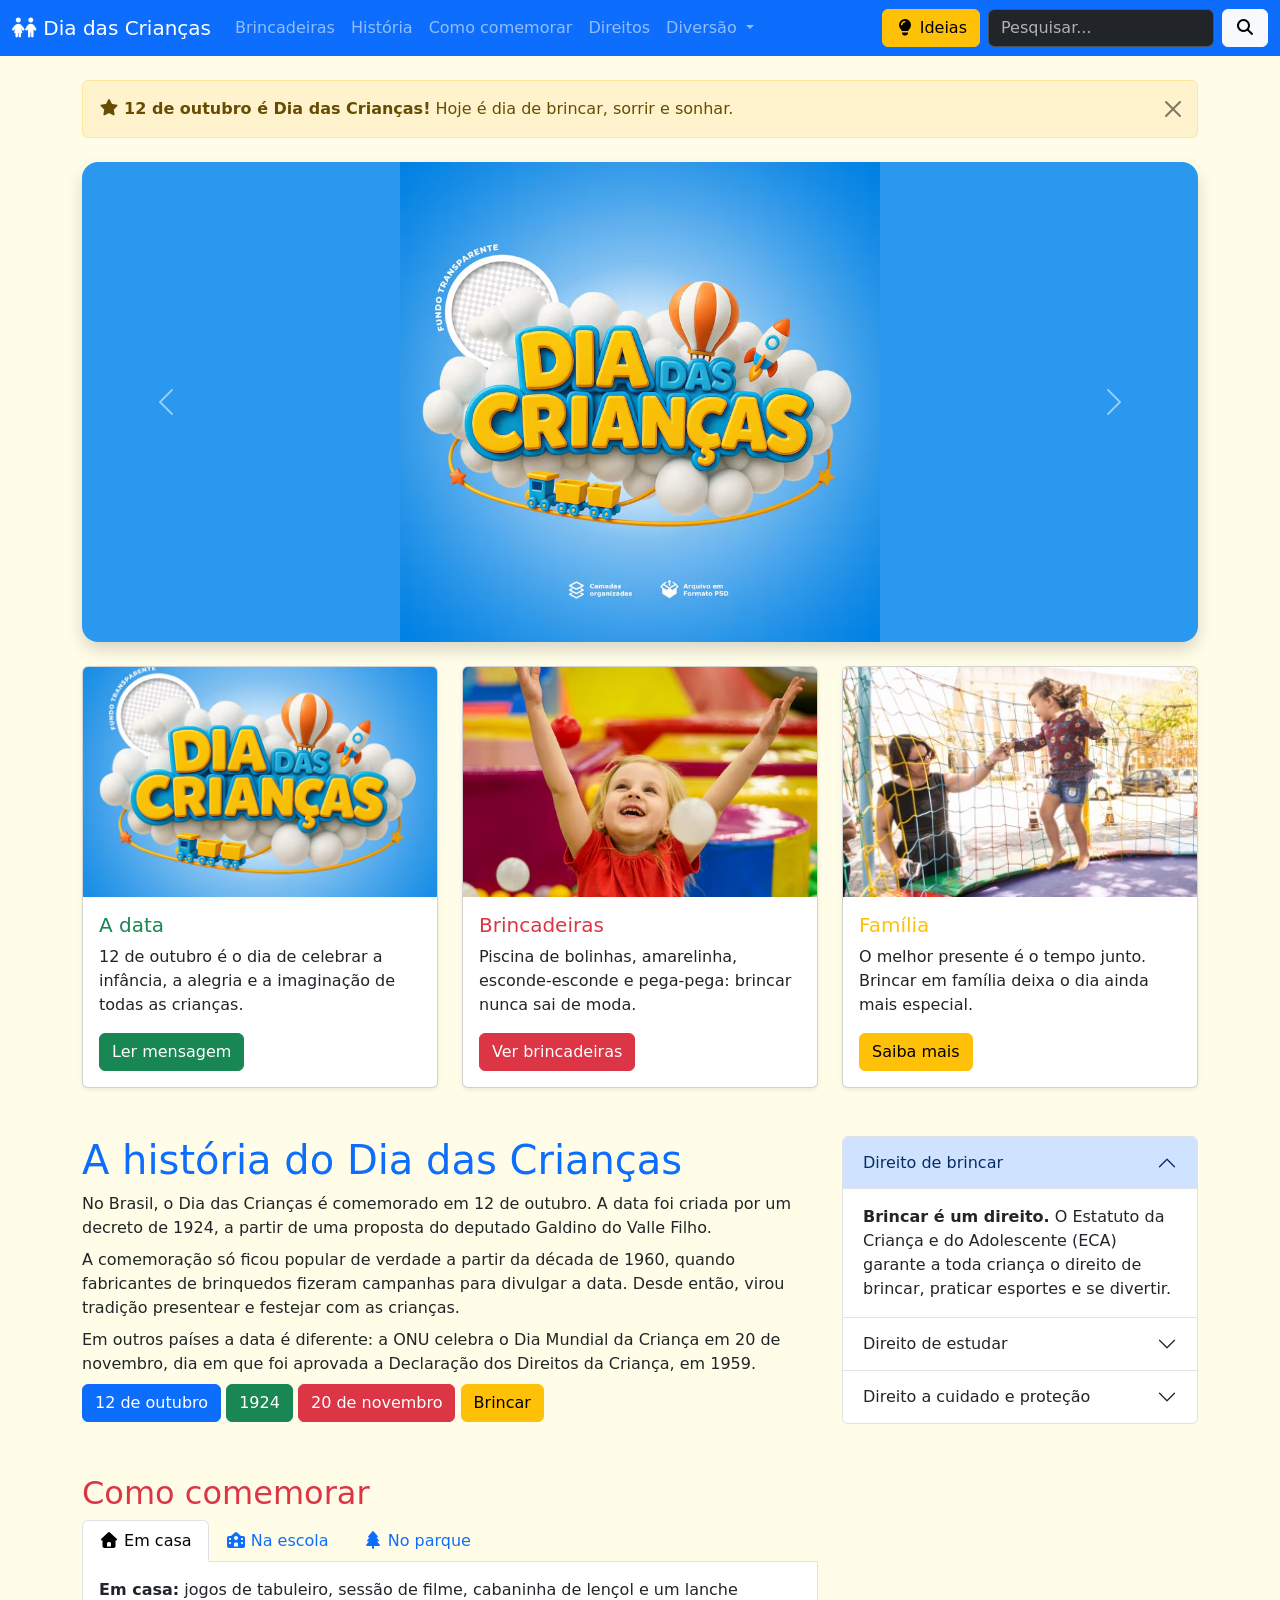
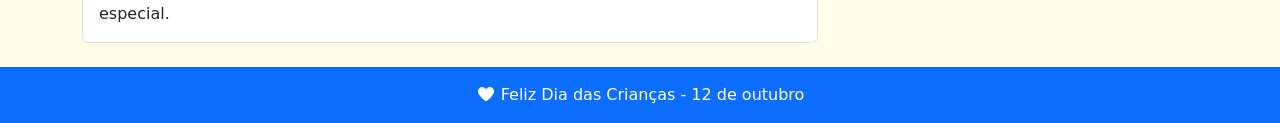
<file: projetos/dia-das-criancas/index.html>
<!DOCTYPE html>
<html lang="pt-BR">
<head>
  <meta charset="UTF-8">
  <meta name="viewport" content="width=device-width, initial-scale=1.0">
  <title>Dia das Crianças</title>
  <link href="css/bootstrap.min.css" rel="stylesheet" type="text/css">
  <link href="fontawesome/css/all.min.css" rel="stylesheet" type="text/css">
  <style>
    .carousel-item img { height: 480px; object-fit: cover; }
    .card-img-top { height: 230px; object-fit: cover; }
    .foto-topo { object-position: center 25%; }
    @media (max-width: 576px) { .carousel-item img { height: 260px; } }
  </style>
</head>
<body style="background:#fffde7">
  <nav class="navbar navbar-expand-lg bg-primary" data-bs-theme="dark">
    <div class="container-fluid">
      <a class="navbar-brand" href="index.html">
        <i class="fa-solid fa-children"></i> Dia das Crianças
      </a>
      <button class="navbar-toggler" type="button" data-bs-toggle="collapse" data-bs-target="#navbarSupportedContent" aria-controls="navbarSupportedContent" aria-expanded="false" aria-label="Abrir menu">
        <span class="navbar-toggler-icon"></span>
      </button>
      <div class="collapse navbar-collapse" id="navbarSupportedContent">
        <ul class="navbar-nav me-auto mb-2 mb-lg-0">
          <li class="nav-item"><a class="nav-link" href="#brincadeiras">Brincadeiras</a></li>
          <li class="nav-item"><a class="nav-link" href="#historia">História</a></li>
          <li class="nav-item"><a class="nav-link" href="#programacao">Como comemorar</a></li>
          <li class="nav-item"><a class="nav-link" href="#direitos">Direitos</a></li>
          <li class="nav-item dropdown">
            <a class="nav-link dropdown-toggle" href="#" role="button" data-bs-toggle="dropdown" aria-expanded="false">
              Diversão
            </a>
            <ul class="dropdown-menu">
              <li><a class="dropdown-item" href="#brincadeiras">Jogos</a></li>
              <li><a class="dropdown-item" href="#brincadeiras">Brinquedos</a></li>
              <li><a class="dropdown-item" href="#programacao">Como comemorar</a></li>
            </ul>
          </li>
        </ul>
        <!-- COMPONENTE NOVO 2: Offcanvas (botão que abre o menu lateral) -->
        <button class="btn btn-warning me-2" type="button" data-bs-toggle="offcanvas" data-bs-target="#offcanvasFesta" aria-controls="offcanvasFesta">
          <i class="fa-solid fa-lightbulb"></i> Ideias
        </button>
        <form class="d-flex" role="search">
          <input class="form-control me-2" type="search" placeholder="Pesquisar..." aria-label="Pesquisar"/>
          <button class="btn btn-light" type="submit">
            <i class="fa-solid fa-magnifying-glass"></i>
          </button>
        </form>
      </div>
    </div>
  </nav>

  <!-- COMPONENTE NOVO 2: Offcanvas -->
  <div class="offcanvas offcanvas-end" tabindex="-1" id="offcanvasFesta" aria-labelledby="offcanvasFestaLabel">
    <div class="offcanvas-header bg-warning">
      <h5 class="offcanvas-title" id="offcanvasFestaLabel"><i class="fa-solid fa-lightbulb"></i> Ideias para brincar</h5>
      <button type="button" class="btn-close" data-bs-dismiss="offcanvas" aria-label="Fechar"></button>
    </div>
    <div class="offcanvas-body">
      <p>Sugestões para aproveitar o dia 12 de outubro:</p>
      <ul class="list-group">
        <li class="list-group-item"><i class="fa-solid fa-ice-cream text-danger"></i> Fazer um lanche especial</li>
        <li class="list-group-item"><i class="fa-solid fa-futbol text-success"></i> Jogar bola</li>
        <li class="list-group-item"><i class="fa-solid fa-palette text-primary"></i> Desenhar e pintar</li>
        <li class="list-group-item"><i class="fa-solid fa-music text-warning"></i> Cantar e dançar</li>
        <li class="list-group-item"><i class="fa-solid fa-puzzle-piece text-info"></i> Montar quebra-cabeça</li>
      </ul>
    </div>
  </div>

  <div class="container">
    <!-- COMPONENTE NOVO 1: Alert -->
    <div class="alert alert-warning alert-dismissible fade show mt-4" role="alert">
      <i class="fa-solid fa-star"></i> <strong>12 de outubro é Dia das Crianças!</strong> Hoje é dia de brincar, sorrir e sonhar.
      <button type="button" class="btn-close" data-bs-dismiss="alert" aria-label="Fechar"></button>
    </div>

    <div class="row my-4">
      <div class="col-lg-12">
        <div id="carouselExampleAutoplaying" class="carousel slide" data-bs-ride="carousel">
          <div class="carousel-inner rounded-4 shadow">
            <div class="carousel-item active">
              <img src="img/dia-das-criancas.png" class="d-block w-100" style="object-fit:contain;background:#2b98f0" alt="Dia das Crianças">
            </div>
            <div class="carousel-item">
              <img src="img/pula-pula.png" class="d-block w-100 foto-topo" alt="Crianças brincando de pula-pula no parque">
            </div>
            <div class="carousel-item">
              <img src="img/piscina-bolinhas.png" class="d-block w-100 foto-topo" alt="Criança brincando na piscina de bolinhas">
            </div>
            <div class="carousel-item">
              <img src="img/cama-elastica.png" class="d-block w-100" style="object-position:center 10%" alt="Criança pulando na cama elástica de mãos dadas com a mãe">
            </div>
          </div>
          <button class="carousel-control-prev" type="button" data-bs-target="#carouselExampleAutoplaying" data-bs-slide="prev">
            <span class="carousel-control-prev-icon" aria-hidden="true"></span>
            <span class="visually-hidden">Anterior</span>
          </button>
          <button class="carousel-control-next" type="button" data-bs-target="#carouselExampleAutoplaying" data-bs-slide="next">
            <span class="carousel-control-next-icon" aria-hidden="true"></span>
            <span class="visually-hidden">Próximo</span>
          </button>
        </div>
      </div>
    </div>

    <div class="row" id="brincadeiras">
      <div class="col-lg-4 mb-4">
        <div class="card h-100 shadow-sm">
          <img src="img/dia-das-criancas.png" class="card-img-top" alt="Dia das Crianças">
          <div class="card-body">
            <h5 class="card-title text-success">A data</h5>
            <p class="card-text">12 de outubro é o dia de celebrar a infância, a alegria e a imaginação de todas as crianças.</p>
            <!-- Button trigger modal -->
            <button type="button" class="btn btn-success" data-bs-toggle="modal" data-bs-target="#exampleModal">
              Ler mensagem
            </button>

            <!-- Modal -->
            <div class="modal fade" id="exampleModal" tabindex="-1" aria-labelledby="exampleModalLabel" aria-hidden="true">
              <div class="modal-dialog">
                <div class="modal-content">
                  <div class="modal-header">
                    <h1 class="modal-title fs-5" id="exampleModalLabel"><i class="fa-solid fa-heart"></i> Mensagem</h1>
                    <button type="button" class="btn-close" data-bs-dismiss="modal" aria-label="Fechar"></button>
                  </div>
                  <div class="modal-body">
                    <p><strong>Feliz Dia das Crianças!</strong></p>
                    <p>Que nunca falte brincadeira, carinho e sonho na vida de toda criança. E que os adultos nunca esqueçam a criança que já foram.</p>
                  </div>
                  <div class="modal-footer">
                    <button type="button" class="btn btn-secondary" data-bs-dismiss="modal">Fechar</button>
                    <button type="button" class="btn btn-primary" data-bs-dismiss="modal"><i class="fa-solid fa-heart"></i> Gostei</button>
                  </div>
                </div>
              </div>
            </div>
          </div>
        </div>
      </div>
      <div class="col-lg-4 mb-4">
        <div class="card h-100 shadow-sm">
          <img src="img/piscina-bolinhas.png" class="card-img-top foto-topo" alt="Criança brincando na piscina de bolinhas">
          <div class="card-body">
            <h5 class="card-title text-danger">Brincadeiras</h5>
            <p class="card-text">Piscina de bolinhas, amarelinha, esconde-esconde e pega-pega: brincar nunca sai de moda.</p>
            <a href="#programacao" class="btn btn-danger">Ver brincadeiras</a>
          </div>
        </div>
      </div>
      <div class="col-lg-4 mb-4">
        <div class="card h-100 shadow-sm">
          <img src="img/cama-elastica.png" class="card-img-top" style="object-position:center 10%" alt="Criança pulando na cama elástica de mãos dadas com a mãe">
          <div class="card-body">
            <h5 class="card-title text-warning">Família</h5>
            <p class="card-text">O melhor presente é o tempo junto. Brincar em família deixa o dia ainda mais especial.</p>
            <a href="#direitos" class="btn btn-warning">Saiba mais</a>
          </div>
        </div>
      </div>
    </div>

    <div class="row my-4">
      <div class="col-lg-8" id="historia">
        <h1 class="text-primary">A história do Dia das Crianças</h1>
        <p class="mb-2">No Brasil, o Dia das Crianças é comemorado em 12 de outubro. A data foi criada por um decreto de 1924, a partir de uma proposta do deputado Galdino do Valle Filho.</p>
        <p class="mb-2">A comemoração só ficou popular de verdade a partir da década de 1960, quando fabricantes de brinquedos fizeram campanhas para divulgar a data. Desde então, virou tradição presentear e festejar com as crianças.</p>
        <p class="mb-2">Em outros países a data é diferente: a ONU celebra o Dia Mundial da Criança em 20 de novembro, dia em que foi aprovada a Declaração dos Direitos da Criança, em 1959.</p>
        <button type="button" class="btn btn-primary mb-1" data-bs-toggle="tooltip" data-bs-placement="top" data-bs-title="Dia das Crianças no Brasil">
          12 de outubro
        </button>
        <button type="button" class="btn btn-success mb-1" data-bs-toggle="tooltip" data-bs-placement="right" data-bs-title="Ano do decreto que criou a data">
          1924
        </button>
        <button type="button" class="btn btn-danger mb-1" data-bs-toggle="tooltip" data-bs-placement="bottom" data-bs-title="Dia Mundial da Criança (ONU)">
          20 de novembro
        </button>
        <button type="button" class="btn btn-warning mb-1" data-bs-toggle="tooltip" data-bs-placement="left" data-bs-title="Toda criança tem direito de brincar!">
          Brincar
        </button>

        <!-- COMPONENTE NOVO 3: Abas (Nav tabs) -->
        <h2 class="text-danger mt-5" id="programacao">Como comemorar</h2>
        <ul class="nav nav-tabs" id="abasProgramacao" role="tablist">
          <li class="nav-item" role="presentation">
            <button class="nav-link active" id="manha-tab" data-bs-toggle="tab" data-bs-target="#manha" type="button" role="tab" aria-controls="manha" aria-selected="true"><i class="fa-solid fa-house"></i> Em casa</button>
          </li>
          <li class="nav-item" role="presentation">
            <button class="nav-link" id="tarde-tab" data-bs-toggle="tab" data-bs-target="#tarde" type="button" role="tab" aria-controls="tarde" aria-selected="false"><i class="fa-solid fa-school"></i> Na escola</button>
          </li>
          <li class="nav-item" role="presentation">
            <button class="nav-link" id="noite-tab" data-bs-toggle="tab" data-bs-target="#noite" type="button" role="tab" aria-controls="noite" aria-selected="false"><i class="fa-solid fa-tree"></i> No parque</button>
          </li>
        </ul>
        <div class="tab-content border border-top-0 rounded-bottom bg-white p-3" id="abasProgramacaoConteudo">
          <div class="tab-pane fade show active" id="manha" role="tabpanel" aria-labelledby="manha-tab" tabindex="0">
            <strong>Em casa:</strong> jogos de tabuleiro, sessão de filme, cabaninha de lençol e um lanche especial.
          </div>
          <div class="tab-pane fade" id="tarde" role="tabpanel" aria-labelledby="tarde-tab" tabindex="0">
            <strong>Na escola:</strong> gincana, pintura de rosto, contação de histórias e troca de brinquedos.
          </div>
          <div class="tab-pane fade" id="noite" role="tabpanel" aria-labelledby="noite-tab" tabindex="0">
            <strong>No parque:</strong> soltar pipa, andar de bicicleta, jogar bola e fazer um piquenique.
          </div>
        </div>
      </div>
      <div class="col-lg-4 mt-4 mt-lg-0" id="direitos">
        <div class="accordion" id="accordionExample">
          <div class="accordion-item">
            <h2 class="accordion-header">
              <button class="accordion-button" type="button" data-bs-toggle="collapse" data-bs-target="#collapseOne" aria-expanded="true" aria-controls="collapseOne">
                Direito de brincar
              </button>
            </h2>
            <div id="collapseOne" class="accordion-collapse collapse show" data-bs-parent="#accordionExample">
              <div class="accordion-body">
                <strong>Brincar é um direito.</strong> O Estatuto da Criança e do Adolescente (ECA) garante a toda criança o direito de brincar, praticar esportes e se divertir.
              </div>
            </div>
          </div>
          <div class="accordion-item">
            <h2 class="accordion-header">
              <button class="accordion-button collapsed" type="button" data-bs-toggle="collapse" data-bs-target="#collapseTwo" aria-expanded="false" aria-controls="collapseTwo">
                Direito de estudar
              </button>
            </h2>
            <div id="collapseTwo" class="accordion-collapse collapse" data-bs-parent="#accordionExample">
              <div class="accordion-body">
                <strong>Lugar de criança é na escola.</strong> Toda criança tem direito à educação, para aprender, fazer amigos e se preparar para o futuro.
              </div>
            </div>
          </div>
          <div class="accordion-item">
            <h2 class="accordion-header">
              <button class="accordion-button collapsed" type="button" data-bs-toggle="collapse" data-bs-target="#collapseThree" aria-expanded="false" aria-controls="collapseThree">
                Direito a cuidado e proteção
              </button>
            </h2>
            <div id="collapseThree" class="accordion-collapse collapse" data-bs-parent="#accordionExample">
              <div class="accordion-body">
                <strong>Carinho e segurança.</strong> Toda criança deve crescer com saúde, alimentação, respeito e proteção da família e da sociedade.
              </div>
            </div>
          </div>
        </div>
      </div>
    </div>
  </div>

  <footer class="bg-primary text-white text-center py-3 mt-4">
    <i class="fa-solid fa-heart"></i> Feliz Dia das Crianças - 12 de outubro
  </footer>

  <script src="js/bootstrap.bundle.min.js" type="text/javascript">
  </script>
  <script>
    // Ativa os tooltips
    document.querySelectorAll('[data-bs-toggle="tooltip"]').forEach(function (el) { new bootstrap.Tooltip(el); });
  </script>

</body>
</html>
</file>
